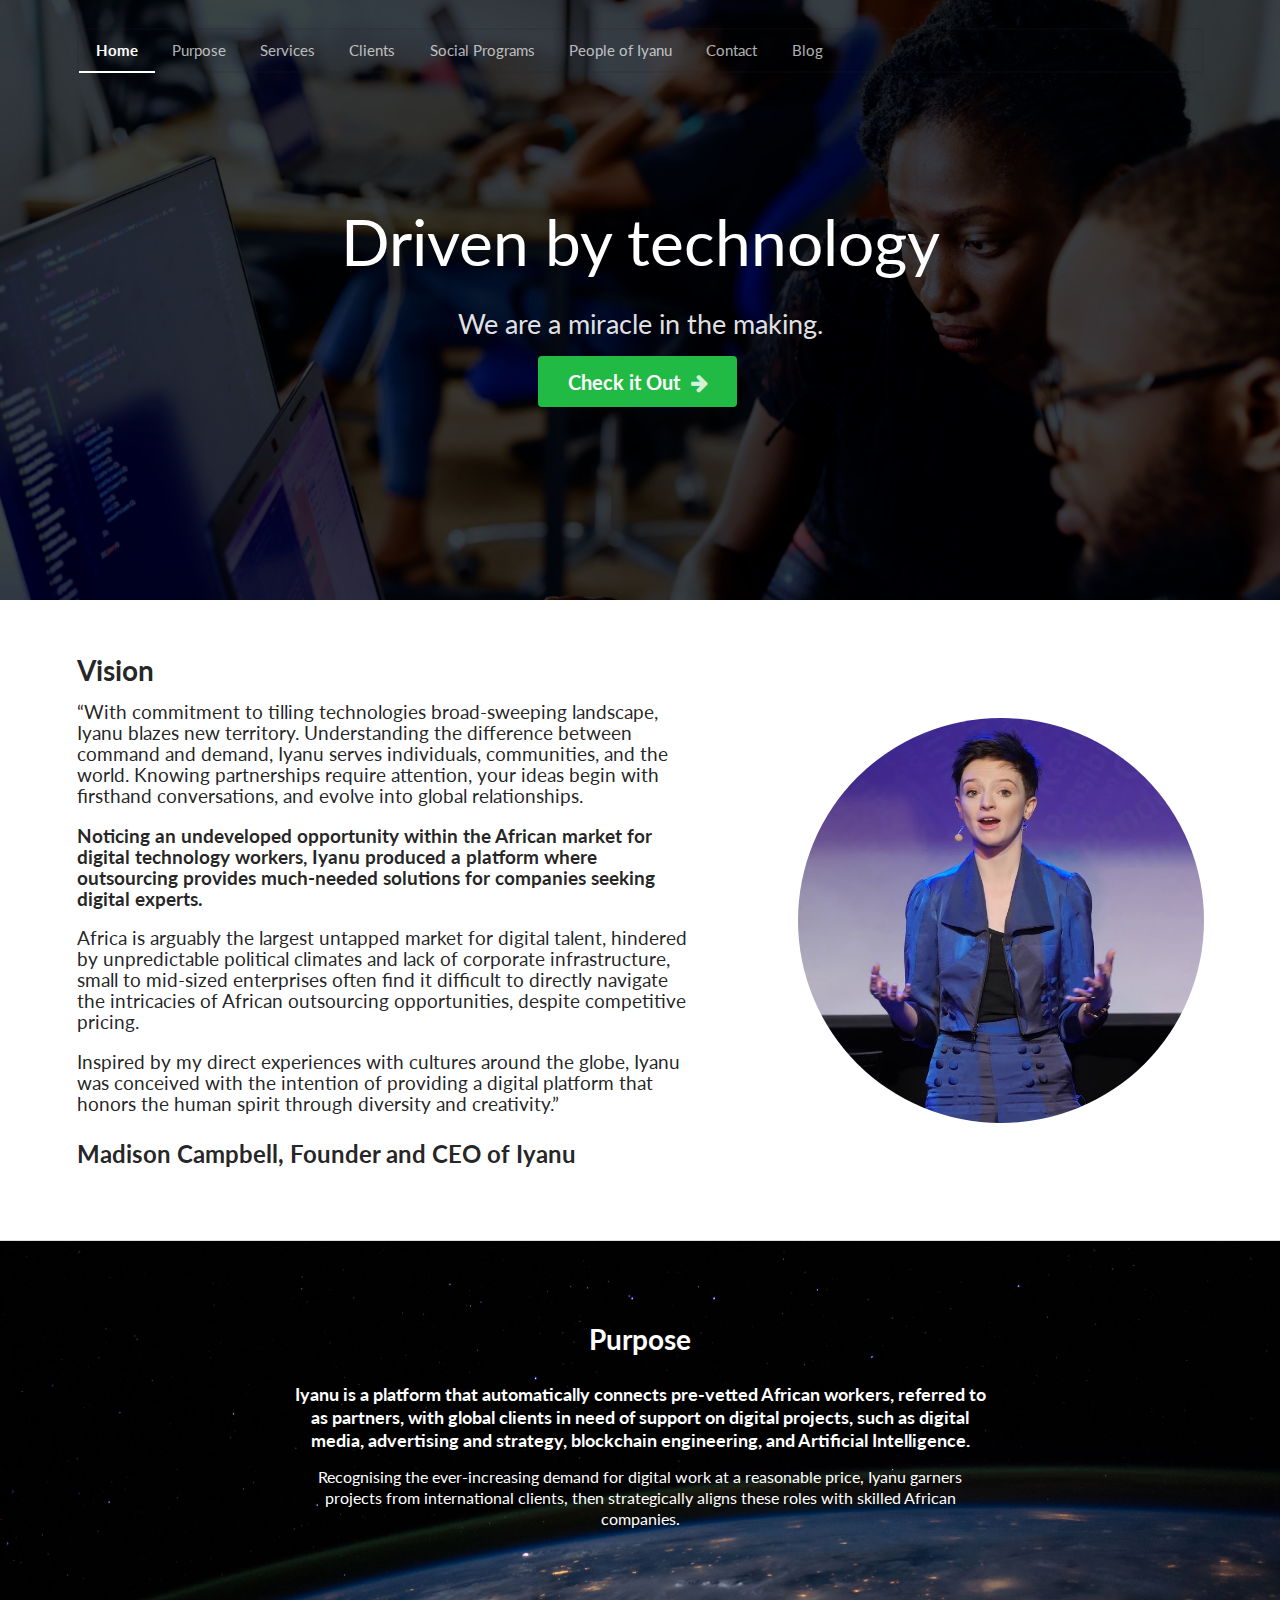
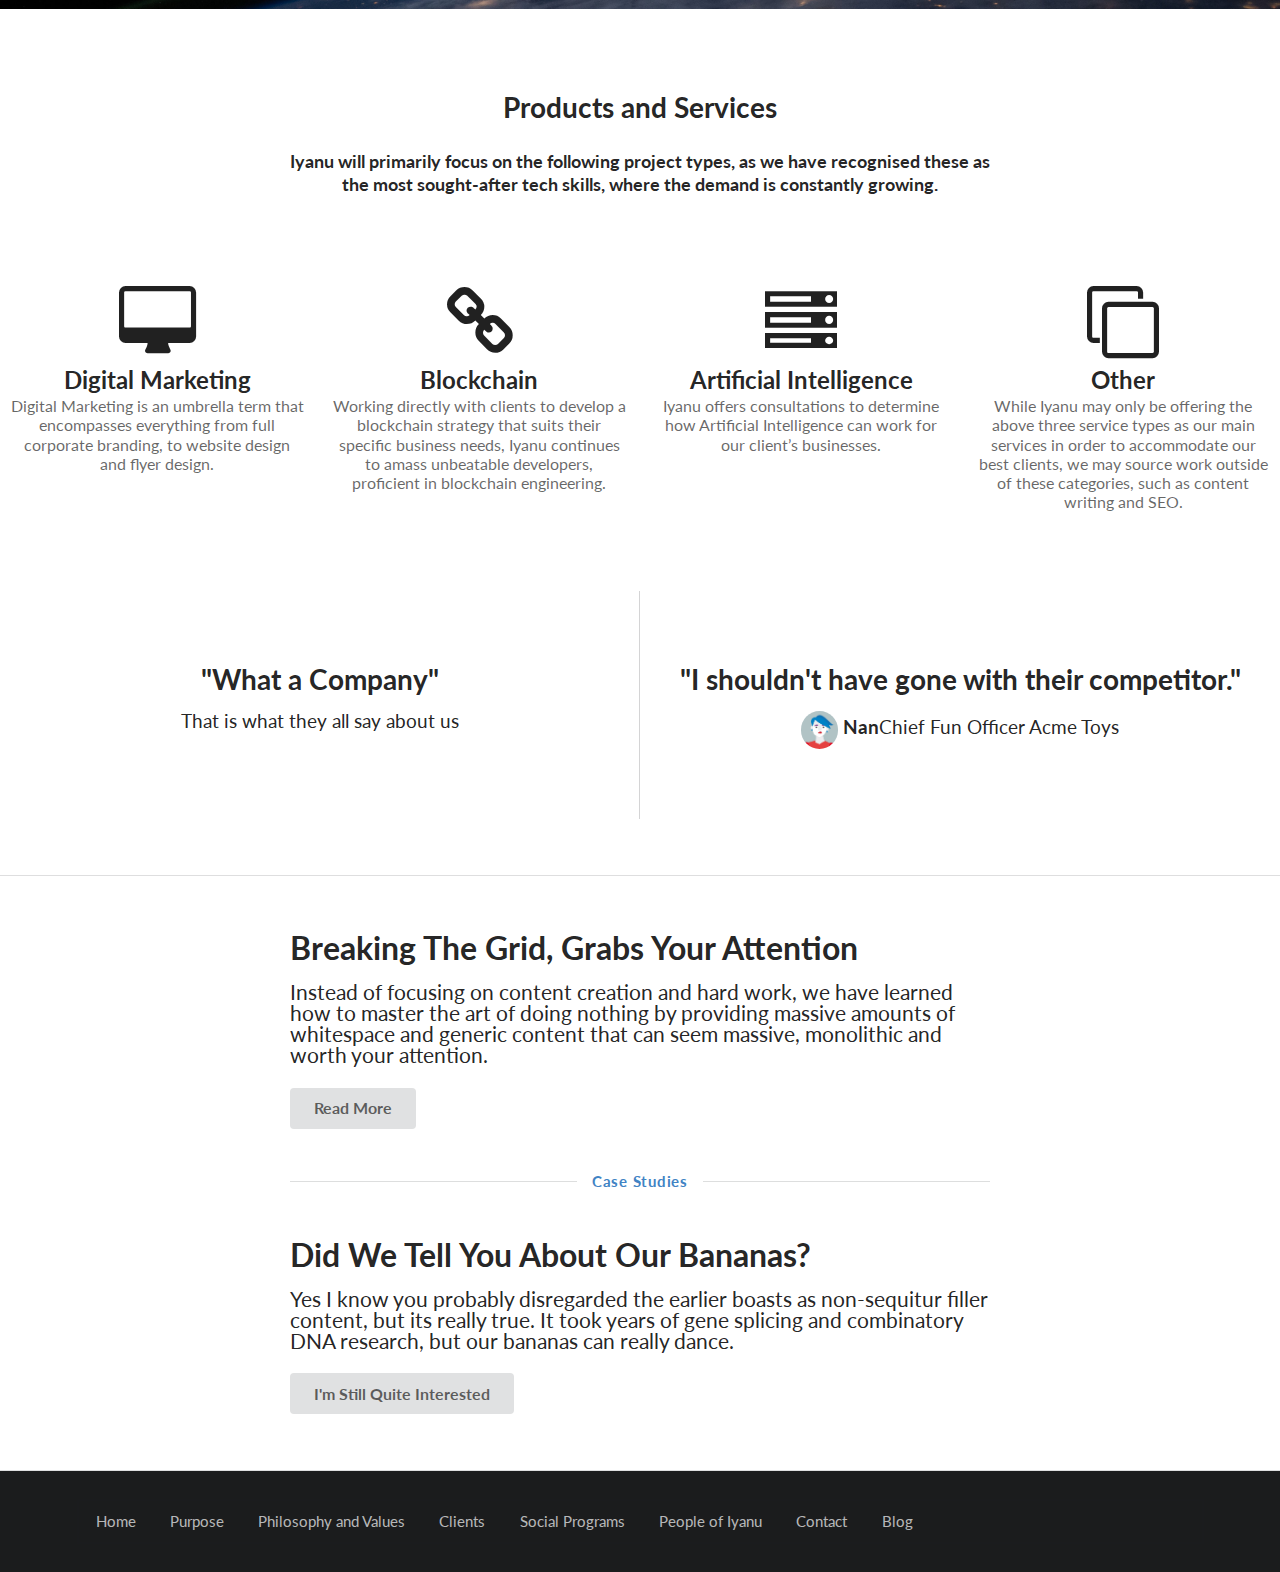
<file: index.html>
<!DOCTYPE html>
<html>
  <head>
    <meta charset="utf-8" />
    <meta content="IE=edge,chrome=1" http-equiv="X-UA-Compatible" />
    <meta content="width=device-width, initial-scale=1, maximum-scale=2, user-scalable=no" name="viewport" />
    <meta content="Iyanu" name="description" />
    <meta content="Iyanu, Africa, Tech Support, Development" name="keywords" />
    <meta content="PPType" name="author" />
    <meta content="#ffffff" name="theme-color" />
    <title>Iyanu</title>
    <link href="static/dist/semantic-ui/semantic.min.css" rel="stylesheet" type="text/css" />
    <link href="static/stylesheets/default.css" rel="stylesheet" type="text/css" />
    <link href="static/stylesheets/pandoc-code-highlight.css" rel="stylesheet" type="text/css" />
    <link href="static/stylesheets/styles.css" rel="stylesheet" type="text/css" />
    <script src="static/dist/jquery/jquery.min.js"></script>
  </head>
  <body>
    <div class="ui large top fixed hidden menu">
      <div class="ui container">
        <a href="#home" class="active item">Home</a>
        <a href="#purpose" class="item">Purpose</a>
        <a href="#services" class="item">Services</a>
        <a href="#clients" class="item">Clients</a>
        <a href="#social" class="item">Social Programs</a>
        <a href="#people" class="item">People of Iyanu</a>
        <a href="#contact" class="item">Contact</a>
        <a class="item">Blog</a>
        <!-- <div class="right menu">
          <div class="item">
            <a class="ui button">Log in</a>
          </div>
          <div class="item">
            <a class="ui primary button">Sign Up</a>
          </div> -->
        <!-- </div>  -->
      </div>
    </div>
    <!--Sidebar Menu-->
    <div class="ui vertical inverted sidebar menu">
      <a href="#home" class="active item">Home</a>
      <a href="#purpose" class="item">Purpose</a>
      <a href="#services" class="item">Services</a>
      <a href="#clients" class="item">Clients</a>
      <a href="#social" class="item">Social Programs</a>
      <a href="#people" class="item">People of Iyanu</a>
      <a href="#contact" class="item">Contact</a>
      <a class="item">Blog</a>
    </div>

    <!--Page Contents-->
    <div class="pusher">
      <div class="overlay" id="home">
        <div class="ui inverted vertical masthead center aligned segment landing-image">
          <div class="ui container">
            <div class="ui large secondary inverted pointing menu">
              <a class="toc item"><i class="sidebar icon"></i></a>
              <a href="#home" class="active item">Home</a>
              <a href="#purpose" class="item">Purpose</a>
              <a href="#services" class="item">Services</a>
              <a href="#clients" class="item">Clients</a>
              <a href="#social" class="item">Social Programs</a>
              <a href="#people" class="item">People of Iyanu</a>
              <a href="#contact" class="item">Contact</a>
              <a class="item">Blog</a>
              <!-- <div class="right item">
                <a class="ui inverted button">Log in</a><a class="ui inverted button">Sign Up</a>
              </div> -->
            </div>
          </div>
          <div class="ui text container">
            <!-- <img class="ui fluid image " src="../../static/images/header-image.jpeg"> -->
            <h1 class="ui inverted header">
              Driven by technology
            </h1>
            <h2>
              We are a miracle in the making.
            </h2>
            <a href="#purpose">
            <div class="ui huge green button">
              Check it Out<i class="right arrow icon"></i>
            </div>
          </a>
          </div>
        </div>
      </div>


      <div class="ui vertical stripe segment" id="purpose">
        <div class="ui middle aligned stackable grid container">
          <div class="row">
            <div class="nine wide column">
              <h3 class="ui header">
                Vision
              </h3>
              <p>
                “With commitment to tilling technologies broad-sweeping landscape, Iyanu blazes new territory. Understanding the difference between command and demand, Iyanu serves individuals, communities, and the world. Knowing partnerships require attention, your ideas begin with firsthand conversations, and evolve into global relationships.
              </p>
              <p><b>
                Noticing an undeveloped opportunity within the African market for digital technology workers, Iyanu produced a platform where outsourcing provides much-needed solutions for companies seeking digital experts.
              </b></p>
              <p>
                Africa is arguably the largest untapped market for digital talent, hindered by unpredictable political climates and lack of corporate infrastructure, small to mid-sized enterprises often find it difficult to directly navigate the intricacies of African outsourcing opportunities, despite competitive pricing.
              </p>
              <p>
                Inspired by my direct experiences with cultures around the globe, Iyanu was conceived with the intention of providing a digital platform that honors the human spirit through diversity and creativity.”
              </p>
              <h2>Madison Campbell, Founder and CEO of Iyanu</h2>

              </p>
            </div>
            <div class="six wide right floated column">
              <img class="ui large circular image" src="static/images/maxresdefault.jpeg" />
            </div>
          </div>
          <!-- <div class="row">
            <div class="center aligned column">
              <a class="ui huge button">Check Them Out</a>
            </div>
          </div> -->
        </div>
      </div>

      <div class="ui purpose-image">
        <div class="ui text container center aligned">
          <div class="row">
          <div class="purpose-text">
            <h1>
              Purpose
            </h1>
            <h3>
              Iyanu is a platform that automatically connects pre-vetted African workers, referred to as partners, with global clients in need of support on digital projects, such as digital media, advertising and strategy, blockchain engineering, and Artificial Intelligence.
            </h3>
            <p> 
              Recognising the ever-increasing demand for digital work at a reasonable price, Iyanu garners projects from international clients, then strategically aligns these roles with skilled African companies.
            </p>
          </div>
        </div>
        </div>
      </div>

      <div class="ui text container center aligned" id="services">
        <div class="row">
          <div class="services-text">
            <h1>Products and Services</h1>
            <h3>Iyanu will primarily focus on the following project types, as we have recognised these as the most sought-after tech skills, where the demand is constantly growing.</h3>
          </div>
        </div>
      </div>
      <div class="spacer">
          <div class="ui grid">
            <div class="ui stackable doubling four column row">
              <div class="column">
                <h2 class="ui icon header">
                    <i class="desktop icon"></i>
                    <div class="content">
                        Digital Marketing
                      <div class="sub header">
                        Digital Marketing is an umbrella term that encompasses everything from full corporate branding, to website design and flyer design. 
                      </div>
                  </div>
                </h2>
              </div>
              <div class="column">
                <h2 class="ui icon header">
                    <i class="linkify icon"></i>
                    <div class="content">
                        Blockchain
                      <div class="sub header">
                        Working directly with clients to develop a blockchain strategy that suits their specific business needs, Iyanu continues to amass unbeatable developers, proficient in blockchain engineering.
                      </div>
                  </div>
                </h2>
              </div>
              <div class="column">
                <h2 class="ui icon header">
                    <i class="server icon"></i>
                    <div class="content">
                        Artificial Intelligence
                      <div class="sub header">
                        Iyanu offers consultations to determine how Artificial Intelligence can work for our client’s businesses.
                      </div>
                  </div>
                </h2>
              </div>
              <div class="column">
                  <h2 class="ui icon header">
                      <i class="clone icon"></i>
                      <div class="content">
                          Other
                        <div class="sub header">
                          While Iyanu may only be offering the above three service types as our main services in order to accommodate our best clients, we may source work outside of these categories, such as content writing and SEO.
                        </div>
                    </div>
                  </h2>
                </div>
            </div>
          </div>
        </div>
          

      




      <div class="ui vertical stripe quote segment">
        <div class="ui equal width stackable internally celled grid">
          <div class="center aligned row">
            <div class="column">
              <h3>
                "What a Company"
              </h3>
              <p>
                That is what they all say about us
              </p>
            </div>
            <div class="column">
              <h3>
                "I shouldn't have gone with their competitor."
              </h3>
              <p>
                <img class="ui avatar image" src="../../static/images/templates/semantic-ui/avatar/nan.jpg" /><b>Nan</b>Chief Fun Officer Acme Toys
              </p>
            </div>
          </div>
        </div>
      </div>
      <div class="ui vertical stripe segment">
        <div class="ui text container">
          <h3 class="ui header">
            Breaking The Grid, Grabs Your Attention
          </h3>
          <p>
            Instead of focusing on content creation and hard work, we have learned how to master the art of doing nothing by providing massive amounts of whitespace and generic content that can seem massive, monolithic and worth your attention.
          </p>
          <a class="ui large button">Read More</a>
          <h4 class="ui horizontal header divider">
            <a href=""> Case Studies</a>
          </h4>
          <h3 class="ui header">
            Did We Tell You About Our Bananas?
          </h3>
          <p>
            Yes I know you probably disregarded the earlier boasts as non-sequitur filler content, but its really true. It took years of gene splicing and combinatory DNA research, but our bananas can really dance.
          </p>
          <a class="ui large button">I'm Still Quite Interested</a>
        </div>
      </div>
      <div class="ui inverted vertical footer segment">
        <div class="ui container">
          <div class="ui large secondary inverted pointing menu">
            <a href="#home" class="item">Home</a>
            <a href="#purpose" class="item">Purpose</a>
            <a href="#philosophy" class="item">Philosophy and Values</a>
            <a href="#clients" class="item">Clients</a>
            <a href="#social" class="item">Social Programs</a>
            <a href="#people" class="item">People of Iyanu</a>
            <a href="#contact" class="item">Contact</a>
            <a class="item">Blog</a>
              <!-- </div>
            </div> -->
            <!-- <div class="three wide column">
              <h4 class="ui inverted header">
                Services
              </h4>
              <div class="ui inverted link list">
                <a class="item" href="homepage.html#"> Banana Pre-Order</a><a class="item" href="homepage.html#"> DNA FAQ</a><a class="item" href="homepage.html#"> How To Access</a><a class="item" href="homepage.html#"> Favorite X-Men</a>
              </div>
            </div>
            <div class="seven wide column">
              <h4 class="ui inverted header">
                Footer Header
              </h4>
              <p>
                Extra space for a call to action inside the footer that could help re-engage users.
              </p>
            </div> -->
          </div>
        </div>
      </div>
    </div>
    <script src="../../static/dist/semantic-ui/semantic.min.js"></script>
    <style type="text/css">
      .hidden.menu {
        display: none;
      }
      
      .masthead.segment {
        min-height: 600px;
        padding: 1em 0em;
      }
      .masthead .logo.item img {
        margin-right: 1em;
      }
      .masthead .ui.menu .ui.button {
        margin-left: 0.5em;
      }
      .masthead h1.ui.header {
        margin-top: 2em;
        margin-bottom: 0em;
        font-size: 4em;
        font-weight: normal;
      }
      .masthead h2 {
        font-size: 1.7em;
        font-weight: normal;
      }
      
      .ui.vertical.stripe {
        padding: 8em 0em;
      }
      .ui.vertical.stripe h3 {
        font-size: 2em;
      }
      .ui.vertical.stripe .button + h3,
      .ui.vertical.stripe p + h3 {
        margin-top: 3em;
      }
      .ui.vertical.stripe .floated.image {
        clear: both;
      }
      .ui.vertical.stripe p {
        font-size: 1.33em;
      }
      .ui.vertical.stripe .horizontal.divider {
        margin: 3em 0em;
      }
      
      .quote.stripe.segment {
        padding: 0em;
      }
      .quote.stripe.segment .grid .column {
        padding-top: 5em;
        padding-bottom: 5em;
      }
      
      .footer.segment {
        padding: 5em 0em;
      }
      
      .secondary.pointing.menu .toc.item {
        display: none;
      }
      
      @media only screen and (max-width: 700px) {
        .ui.fixed.menu {
          display: none !important;
        }
        .secondary.pointing.menu .item,
        .secondary.pointing.menu .menu {
          display: none;
        }
        .secondary.pointing.menu .toc.item {
          display: block;
        }
        .masthead.segment {
          min-height: 350px;
        }
        .masthead h1.ui.header {
          font-size: 2em;
          margin-top: 1.5em;
        }
        .masthead h2 {
          margin-top: 0.5em;
          font-size: 1.5em;
        }
      }
    </style>
    <script>
      $(document)
        .ready(function() {
          // fix menu when passed
          $('.masthead')
            .visibility({
              once: false,
              onBottomPassed: function() {
                $('.fixed.menu').transition('fade in');
              },
              onBottomPassedReverse: function() {
                $('.fixed.menu').transition('fade out');
              }
            })
          ;
      
          // create sidebar and attach to menu open
          $('.ui.sidebar')
            .sidebar('attach events', '.toc.item')
          ;
        })
      ;
    </script>
  </body>
</html>
</file>
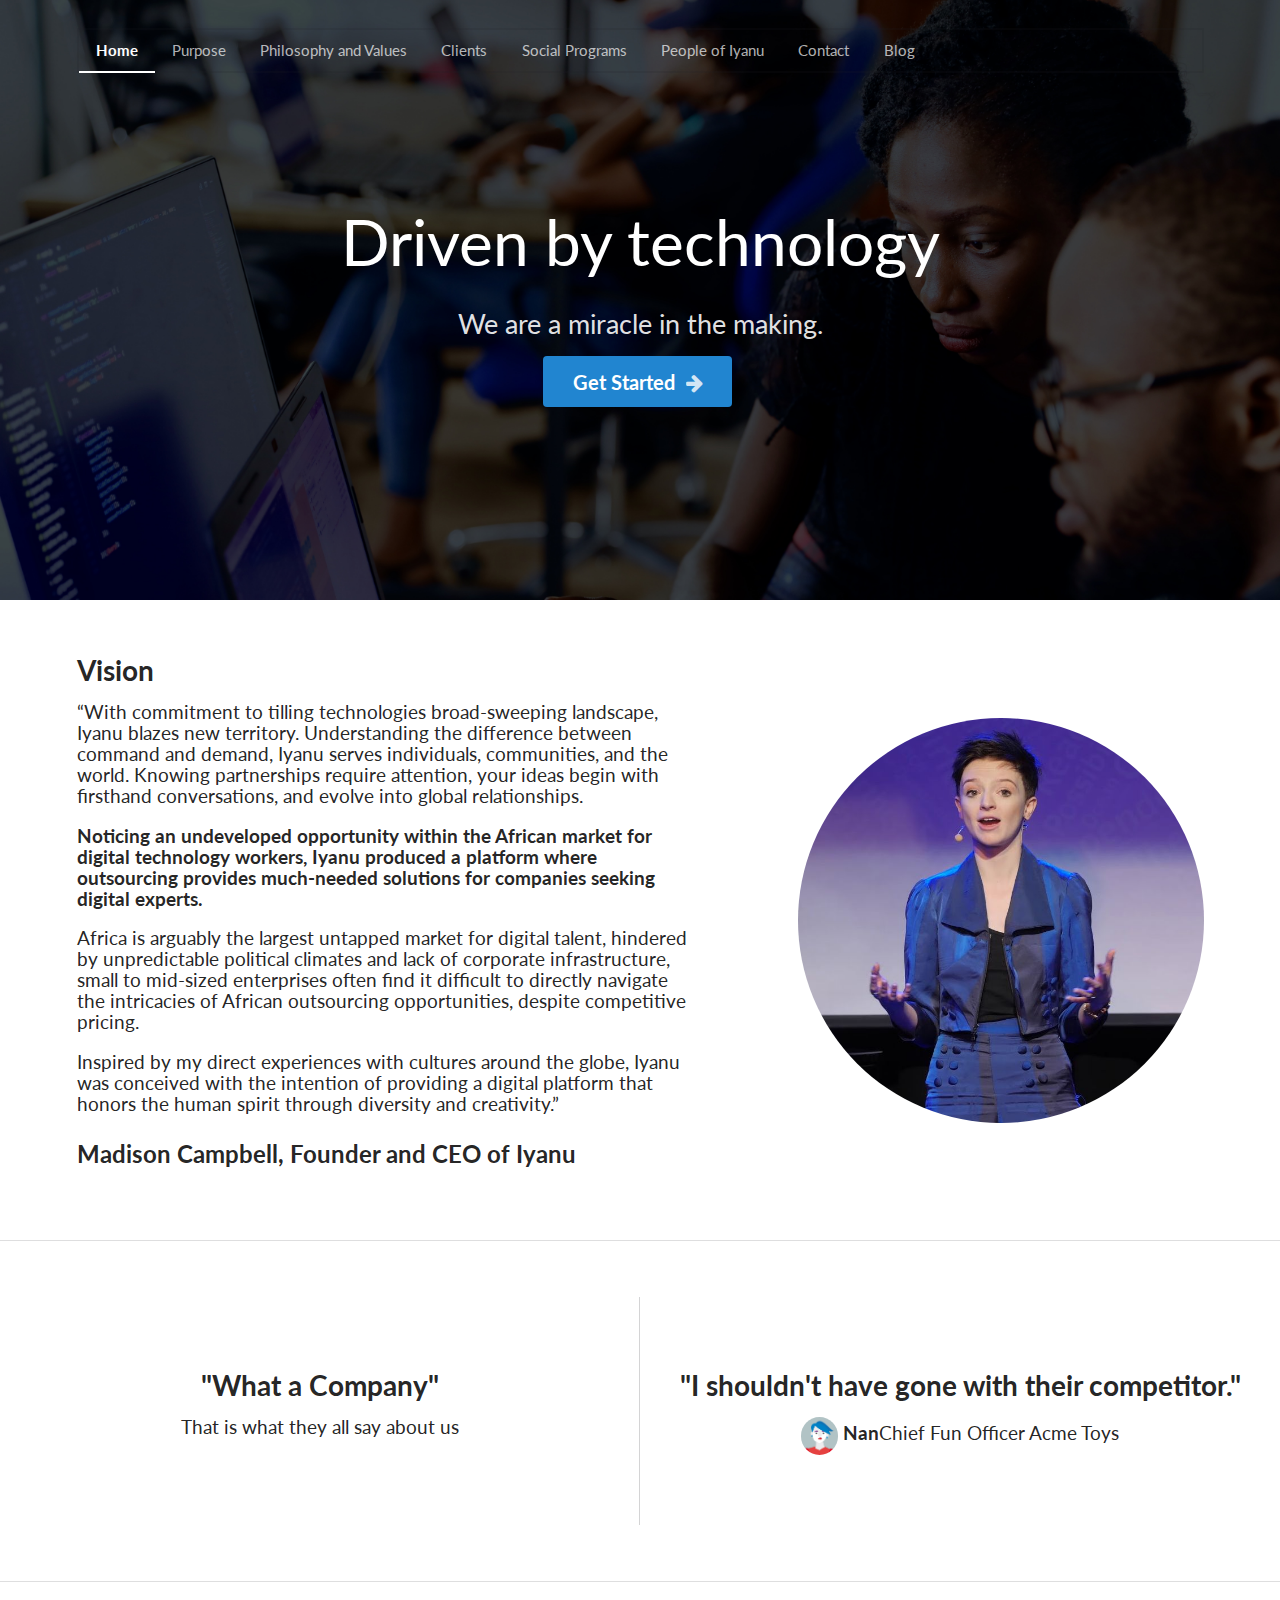
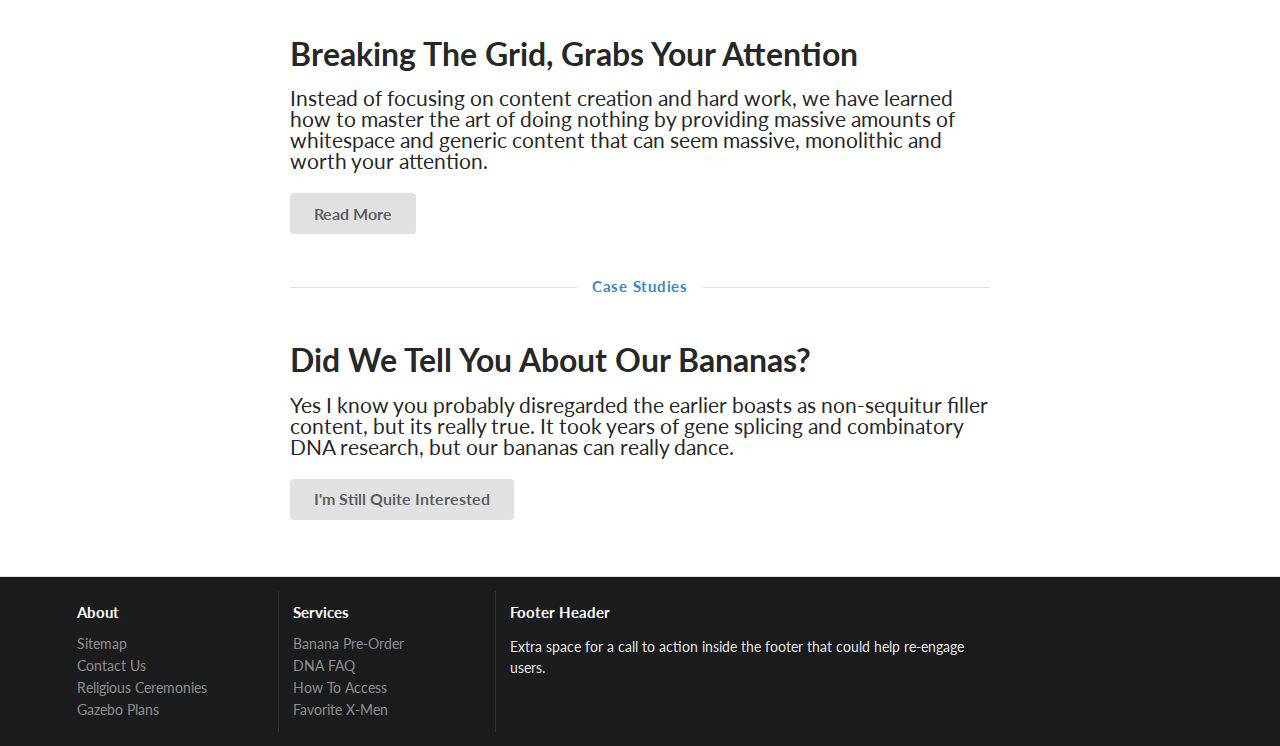
<file: templates/semantic-ui/homepage.html>
<!DOCTYPE html>
<html>
  <head>
    <meta charset="utf-8" />
    <meta content="IE=edge,chrome=1" http-equiv="X-UA-Compatible" />
    <meta content="width=device-width, initial-scale=1, maximum-scale=2, user-scalable=no" name="viewport" />
    <meta content="Iyanu" name="description" />
    <meta content="Iyanu, Africa, Tech Support, Development" name="keywords" />
    <meta content="PPType" name="author" />
    <meta content="#ffffff" name="theme-color" />
    <title>Iyanu</title>
    <link href="../../static/dist/semantic-ui/semantic.min.css" rel="stylesheet" type="text/css" />
    <link href="../../static/stylesheets/default.css" rel="stylesheet" type="text/css" />
    <link href="../../static/stylesheets/pandoc-code-highlight.css" rel="stylesheet" type="text/css" />
    <link href="../../static/stylesheets/styles.css" rel="stylesheet" type="text/css" />
    <script src="../../static/dist/jquery/jquery.min.js"></script>
  </head>
  <body>
    <div class="ui large top fixed hidden menu">
      <div class="ui container">
        <a href="#home" class="active item">Home</a>
        <a href="#purpose" class="item">Purpose</a>
        <a href="#philosophy" class="item">Philosophy and Values</a>
        <a href="#clients" class="item">Clients</a>
        <a href="#social" class="item">Social Programs</a>
        <a href="#people" class="item">People of Iyanu</a>
        <a href="#contact" class="item">Contact</a>
        <a class="item">Blog</a>
        <!-- <div class="right menu">
          <div class="item">
            <a class="ui button">Log in</a>
          </div>
          <div class="item">
            <a class="ui primary button">Sign Up</a>
          </div> -->
        <!-- </div>  -->
      </div>
    </div>
    <!--Sidebar Menu-->
    <div class="ui vertical inverted sidebar menu">
      <a href="#home" class="active item">Home</a>
      <a href="#purpose" class="item">Purpose</a>
      <a href="#philosophy" class="item">Philosophy and Values</a>
      <a href="#clients" class="item">Clients</a>
      <a href="#social" class="item">Social Programs</a>
      <a href="#people" class="item">People of Iyanu</a>
      <a href="#contact" class="item">Contact</a>
      <a class="item">Blog</a>
    </div>

    <!--Page Contents-->
    <div class="pusher">
      <div class="overlay">
        <div class="ui inverted vertical masthead center aligned segment landing-image">
          <div class="ui container">
            <div class="ui large secondary inverted pointing menu">
              <a class="toc item"><i class="sidebar icon"></i></a>
              <a href="#home" class="active item">Home</a>
              <a href="#purpose" class="item">Purpose</a>
              <a href="#philosophy" class="item">Philosophy and Values</a>
              <a href="#clients" class="item">Clients</a>
              <a href="#social" class="item">Social Programs</a>
              <a href="#people" class="item">People of Iyanu</a>
              <a href="#contact" class="item">Contact</a>
              <a class="item">Blog</a>
              <!-- <div class="right item">
                <a class="ui inverted button">Log in</a><a class="ui inverted button">Sign Up</a>
              </div> -->
            </div>
          </div>
          <div class="ui text container" id="home">
            <!-- <img class="ui fluid image " src="../../static/images/header-image.jpeg"> -->
            <h1 class="ui inverted header">
              Driven by technology
            </h1>
            <h2>
              We are a miracle in the making.
            </h2>
            <div class="ui huge primary button" hre>
              Get Started<i class="right arrow icon"></i>
            </div>
          </div>
        </div>
      </div>


      <div class="ui vertical stripe segment" id="purpose">
        <div class="ui middle aligned stackable grid container">
          <div class="row">
            <div class="nine wide column">
              <h3 class="ui header">
                Vision
              </h3>
              <p>
                “With commitment to tilling technologies broad-sweeping landscape, Iyanu blazes new territory. Understanding the difference between command and demand, Iyanu serves individuals, communities, and the world. Knowing partnerships require attention, your ideas begin with firsthand conversations, and evolve into global relationships.
              </p>
              <p><b>
                Noticing an undeveloped opportunity within the African market for digital technology workers, Iyanu produced a platform where outsourcing provides much-needed solutions for companies seeking digital experts.
              </b></p>
              <p>
                Africa is arguably the largest untapped market for digital talent, hindered by unpredictable political climates and lack of corporate infrastructure, small to mid-sized enterprises often find it difficult to directly navigate the intricacies of African outsourcing opportunities, despite competitive pricing.
              </p>
              <p>
                Inspired by my direct experiences with cultures around the globe, Iyanu was conceived with the intention of providing a digital platform that honors the human spirit through diversity and creativity.”
              </p>
              <h2>Madison Campbell, Founder and CEO of Iyanu</h2>

              </p>
            </div>
            <div class="six wide right floated column">
              <img class="ui large circular image" src="../../static/images/maxresdefault.jpeg" />
            </div>
          </div>
          <!-- <div class="row">
            <div class="center aligned column">
              <a class="ui huge button">Check Them Out</a>
            </div>
          </div> -->
        </div>
      </div>
      <div class="ui vertical stripe quote segment">
        <div class="ui equal width stackable internally celled grid">
          <div class="center aligned row">
            <div class="column">
              <h3>
                "What a Company"
              </h3>
              <p>
                That is what they all say about us
              </p>
            </div>
            <div class="column">
              <h3>
                "I shouldn't have gone with their competitor."
              </h3>
              <p>
                <img class="ui avatar image" src="../../static/images/templates/semantic-ui/avatar/nan.jpg" /><b>Nan</b>Chief Fun Officer Acme Toys
              </p>
            </div>
          </div>
        </div>
      </div>
      <div class="ui vertical stripe segment">
        <div class="ui text container">
          <h3 class="ui header">
            Breaking The Grid, Grabs Your Attention
          </h3>
          <p>
            Instead of focusing on content creation and hard work, we have learned how to master the art of doing nothing by providing massive amounts of whitespace and generic content that can seem massive, monolithic and worth your attention.
          </p>
          <a class="ui large button">Read More</a>
          <h4 class="ui horizontal header divider">
            <a href="homepage.html#"> Case Studies</a>
          </h4>
          <h3 class="ui header">
            Did We Tell You About Our Bananas?
          </h3>
          <p>
            Yes I know you probably disregarded the earlier boasts as non-sequitur filler content, but its really true. It took years of gene splicing and combinatory DNA research, but our bananas can really dance.
          </p>
          <a class="ui large button">I'm Still Quite Interested</a>
        </div>
      </div>
      <div class="ui inverted vertical footer segment">
        <div class="ui container">
          <div class="ui stackable inverted divided equal height stackable grid">
            <div class="three wide column">
              <h4 class="ui inverted header">
                About
              </h4>
              <div class="ui inverted link list">
                <a class="item" href="homepage.html#"> Sitemap</a><a class="item" href="homepage.html#"> Contact Us</a><a class="item" href="homepage.html#"> Religious Ceremonies</a><a class="item" href="homepage.html#"> Gazebo Plans</a>
              </div>
            </div>
            <div class="three wide column">
              <h4 class="ui inverted header">
                Services
              </h4>
              <div class="ui inverted link list">
                <a class="item" href="homepage.html#"> Banana Pre-Order</a><a class="item" href="homepage.html#"> DNA FAQ</a><a class="item" href="homepage.html#"> How To Access</a><a class="item" href="homepage.html#"> Favorite X-Men</a>
              </div>
            </div>
            <div class="seven wide column">
              <h4 class="ui inverted header">
                Footer Header
              </h4>
              <p>
                Extra space for a call to action inside the footer that could help re-engage users.
              </p>
            </div>
          </div>
        </div>
      </div>
    </div>
    <script src="../../static/dist/semantic-ui/semantic.min.js"></script>
    <style type="text/css">
      .hidden.menu {
        display: none;
      }
      
      .masthead.segment {
        min-height: 600px;
        padding: 1em 0em;
      }
      .masthead .logo.item img {
        margin-right: 1em;
      }
      .masthead .ui.menu .ui.button {
        margin-left: 0.5em;
      }
      .masthead h1.ui.header {
        margin-top: 2em;
        margin-bottom: 0em;
        font-size: 4em;
        font-weight: normal;
      }
      .masthead h2 {
        font-size: 1.7em;
        font-weight: normal;
      }
      
      .ui.vertical.stripe {
        padding: 8em 0em;
      }
      .ui.vertical.stripe h3 {
        font-size: 2em;
      }
      .ui.vertical.stripe .button + h3,
      .ui.vertical.stripe p + h3 {
        margin-top: 3em;
      }
      .ui.vertical.stripe .floated.image {
        clear: both;
      }
      .ui.vertical.stripe p {
        font-size: 1.33em;
      }
      .ui.vertical.stripe .horizontal.divider {
        margin: 3em 0em;
      }
      
      .quote.stripe.segment {
        padding: 0em;
      }
      .quote.stripe.segment .grid .column {
        padding-top: 5em;
        padding-bottom: 5em;
      }
      
      .footer.segment {
        padding: 5em 0em;
      }
      
      .secondary.pointing.menu .toc.item {
        display: none;
      }
      
      @media only screen and (max-width: 700px) {
        .ui.fixed.menu {
          display: none !important;
        }
        .secondary.pointing.menu .item,
        .secondary.pointing.menu .menu {
          display: none;
        }
        .secondary.pointing.menu .toc.item {
          display: block;
        }
        .masthead.segment {
          min-height: 350px;
        }
        .masthead h1.ui.header {
          font-size: 2em;
          margin-top: 1.5em;
        }
        .masthead h2 {
          margin-top: 0.5em;
          font-size: 1.5em;
        }
      }
    </style>
    <script>
      $(document)
        .ready(function() {
          // fix menu when passed
          $('.masthead')
            .visibility({
              once: false,
              onBottomPassed: function() {
                $('.fixed.menu').transition('fade in');
              },
              onBottomPassedReverse: function() {
                $('.fixed.menu').transition('fade out');
              }
            })
          ;
      
          // create sidebar and attach to menu open
          $('.ui.sidebar')
            .sidebar('attach events', '.toc.item')
          ;
        })
      ;
    </script>
  </body>
</html>
</file>
<file: static/stylesheets/default.css>
@charset "UTF-8";
/* Some mixins */
/* Basic style for some HTML elements */
body {
  -webkit-font-smoothing: antialiased;
  -moz-osx-font-smoothing: grayscale;
  text-rendering: optimizeLegibility; }

footer.center.aligned p {
  text-align: center; }
footer p {
  color: rgba(255, 255, 255, 0.5); }

ul,
ol {
  padding-left: 2rem; }

p {
  line-height: 1.5rem; }
  [lang='cn'] p {
    text-align: justify; }

hr {
  display: block;
  height: 1px;
  border: 0;
  border-bottom: 3px double #EEE;
  margin: 1rem 0;
  padding: 0; }
  hr.plain {
    border-bottom: 1px solid #DDD; }

/* blockquote styles comes from bootstrap */
blockquote {
  padding: 0.6rem 1rem 0.4rem;
  margin: 0 0 0.8rem;
  border-left: 3px solid #eee; }
  blockquote p {
    line-height: 1.2rem;
    margin-bottom: 0.3rem;
    text-align: start !important; }
    blockquote p:last-child {
      margin-bottom: 0; }
  blockquote ul:last-child,
  blockquote ol:last-child {
    margin-bottom: 0; }
  blockquote footer,
  blockquote small,
  blockquote .small {
    margin-bottom: 0.5rem;
    display: block;
    font-size: 80%;
    line-height: 1.42857;
    color: #999;
    padding: 0; }
  blockquote footer:before,
  blockquote small:before,
  blockquote .small:before {
    content: "— "; }
  blockquote cite:before {
    content: "«"; }
  blockquote cite:after {
    content: "»"; }

img {
  width: 100%; }
  img.logo {
    width: 200px;
    margin: 3rem 0 1rem; }

nav.ui.menu {
  border-radius: 0; }
  nav.ui.menu.ui.container > a.item:first-child {
    margin-left: -1.14286em; }
  nav.ui.menu.ui.container > .right.menu > a.item:last-child {
    padding-right: 0; }

/* Styles for semantic-ui elements */
.ui.alternative.segment {
  background: #FFFFFF; }
.ui.vertical.stripe.segment {
  padding: 4rem 0; }
.ui.vertical.segment {
  padding: 2rem 0; }

.ui.menu {
  border-radius: 0;
  box-shadow: none;
  margin-bottom: 0;
  -moz-font-feature-settings: "smcp" 0, "onum" 0;
  -ms-font-feature-settings: "smcp" 0, "onum" 0;
  -o-font-feature-settings: "smcp" 0, "onum" 0;
  -webkit-font-feature-settings: "smcp" 0, "onum" 0;
  font-feature-settings: "smcp" 0, "onum" 0; }
  .ui.menu form {
    font-size: 14px; }
  .ui.menu input {
    -moz-font-feature-settings: "smcp" 0, "onum" 0;
    -ms-font-feature-settings: "smcp" 0, "onum" 0;
    -o-font-feature-settings: "smcp" 0, "onum" 0;
    -webkit-font-feature-settings: "smcp" 0, "onum" 0;
    font-feature-settings: "smcp" 0, "onum" 0;
    font-size: 14px; }

.ui.progress {
  margin: 1rem 0; }
  .ui.progress .ui.label {
    font-size: 0.8rem;
    padding-top: 0.5rem;
    padding-bottom: 0.2rem; }

.ui.article.segment {
  font-feature-settings: "onum" 0;
  box-shadow: 3px 3px 5px rgba(0, 0, 0, 0.65);
  margin: 1.5rem 0 2.5rem 0;
  padding-top: 2rem; }
.ui.article > .ui.grid > .row.article-head {
  padding-bottom: 1rem; }
.ui.article > .ui.grid > .row.article-body {
  padding-top: 0; }
  .ui.article > .ui.grid > .row.article-body > aside {
    display: table; }
    .ui.article > .ui.grid > .row.article-body > aside > .ui.header {
      margin-bottom: 0.2rem; }
    .ui.article > .ui.grid > .row.article-body > aside > .ui.list {
      margin-top: 0.5rem;
      margin-bottom: 0.5rem; }
  .ui.article > .ui.grid > .row.article-body .ui.header a {
    color: inherit; }

/* Position, width, margin modifications for right rail */
.right.rail .header {
  margin-top: 3em !important; }

.ui.demo.container .tab .example {
  margin: 2em 0em;
  padding: 2em 0em;
  position: relative; }
.ui.demo.container .tab .example:last-child:not(.position) {
  padding-bottom: auto; }
.ui.demo.container.basic.segment {
  padding-left: 0em; }

/* Width and position on <- 768 - 992 - 1200 -> px screens */
@media only screen and (min-width: 1200px) {
  .right.rail {
    left: 827px !important; }

  .ui.demo.container {
    margin-left: calc((100% - 1127px)/2) !important;
    margin-right: 387px !important; }
    .ui.demo.container > .tab {
      width: 827px; }

  #content .vertical.segment:not(.center) .container {
    width: 827px;
    margin-left: calc((100% - 1127px)/2) !important; } }
@media only screen and (min-width: 992px) and (max-width: 1199px) {
  .right.rail {
    left: 732px !important;
    width: 200px !important; }

  .ui.demo.container {
    margin-left: calc((100% - 933px)/2) !important;
    margin-right: 250px !important; }
    .ui.demo.container > .tab {
      width: 732px; }

  #content .vertical.segment:not(.center) .container {
    width: 732px;
    margin-left: calc((100% - 933px)/2) !important; } }
@media only screen and (min-width: 768px) and (max-width: 991px) {
  .right.rail {
    left: 550px !important;
    width: 160px !important; }

  .ui.demo.container {
    margin-left: calc((100% - 723px)/2) !important;
    margin-right: 250 !important; }
    .ui.demo.container > .tab {
      width: 550px; }

  #content .vertical.segment:not(.center) .container {
    width: 550px;
    margin-left: calc((100% - 723px)/2) !important; } }
@media only screen and (max-width: 767px) {
  .right.rail {
    display: none; }

  .ui.demo.container {
    margin-left: auto;
    margin-right: auto; }
    .ui.demo.container > .tab {
      width: auto; }

  #content .vertical.segment .container {
    width: auto; } }
/* Enable smallcaps and oldstyle-number OpenType features for English */
[lang='en'] {
  -moz-font-feature-settings: "smcp" 0, "onum" 1;
  -ms-font-feature-settings: "smcp" 0, "onum" 1;
  -o-font-feature-settings: "smcp" 0, "onum" 1;
  -webkit-font-feature-settings: "smcp" 0, "onum" 1;
  font-feature-settings: "smcp" 0, "onum" 1; }

/* Disable smallcaps and oldstyle-number OpenType features for Chinese */
[lang='cn'] {
  -moz-font-feature-settings: "smcp" 0, "onum" 0;
  -ms-font-feature-settings: "smcp" 0, "onum" 0;
  -o-font-feature-settings: "smcp" 0, "onum" 0;
  -webkit-font-feature-settings: "smcp" 0, "onum" 0;
  font-feature-settings: "smcp" 0, "onum" 0; }

/* TeX and LaTeX Logo in HTML */
.tex sub {
  text-transform: uppercase;
  top: auto;
  bottom: auto; }

.latex sub,
.latex sup {
  text-transform: uppercase;
  top: auto;
  bottom: auto; }

.tex sub,
.latex sub {
  vertical-align: -0.5ex;
  margin-left: -0.1667rem;
  margin-right: -0.125rem; }

.tex,
.latex,
.tex sub,
.latex sub {
  font-size: 1rem; }

/* disqus comment div */
#disqus_thread {
  margin-top: 2rem; }

@media only screen and (max-width: 767px) {
  .desktop-only {
    display: none; }

  .ui.menu .item.desktop-only {
    display: none; }

  .ui[class*="padded"].segment {
    padding: 1.5rem; }

  .ui.grid .ui.stackable.grid {
    margin-left: 0 !important;
    margin-right: 0 !important; } }
</file>
<file: static/stylesheets/pandoc-code-highlight.css>
/* pandoc code highlight */
p code, li code {
  font-size: 80%;
  color: #333333;
  background-color: RGBA(0, 0, 0, 0.04);
  padding: 4px; }

pre.sourceCode {
  font-size: 80%;
  color: #333333;
  background-color: RGBA(0, 0, 0, 0.04);
  padding: 16px; }

/* Pandoc code highligh */
table.sourceCode, tr.sourceCode {
  margin: 0;
  padding: 0;
  vertical-align: baseline;
  border: none; }

td.lineNumbers, td.sourceCode {
  margin: 0;
  padding: 0;
  vertical-align: baseline;
  border: none; }

table.sourceCode {
  width: 100%;
  line-height: 100%; }

td.lineNumbers {
  text-align: right;
  padding-right: 4px;
  padding-left: 4px;
  color: #AAAAAA;
  border-right: 1px solid #AAAAAA; }
td.sourceCode {
  padding-left: 5px; }

code > span.kw {
  color: #007020;
  font-weight: bold; }
code > span.dt {
  color: #902000; }
code > span.dv, code > span.bn, code > span.fl {
  color: #40A070; }
code > span.ch, code > span.st {
  color: #4070A0; }
code > span.co {
  color: #60A0B0;
  font-style: italic; }
code > span.ot {
  color: #007020; }
code > span.al {
  color: #FF0000;
  font-weight: bold; }
code > span.fu {
  color: #06287e; }
code > span.er {
  color: #FF0000;
  font-weight: bold; }

pre {
  background-color: transparent;
  border: 0px; }

.footnotes > hr {
  border-top: dashed 1px #DDD;
  border-bottom: none; }
</file>
<file: static/stylesheets/styles.css>
.landing-image {
  background-image: url('../../static/images/header-image.jpeg') !important;
  background-size: cover !important;
  border: none !important;
}

.purpose-image {
  background-color: black;
  background-image: url('../../static/images/purpose2.jpg') !important;
  background-size: cover !important;
  color: white;
}

.purpose-text {
  padding: 5em 0;
}
 
.services-text {
  padding: 5em 0;
}

.spacer {
  margin: 10px;
}
</file>
